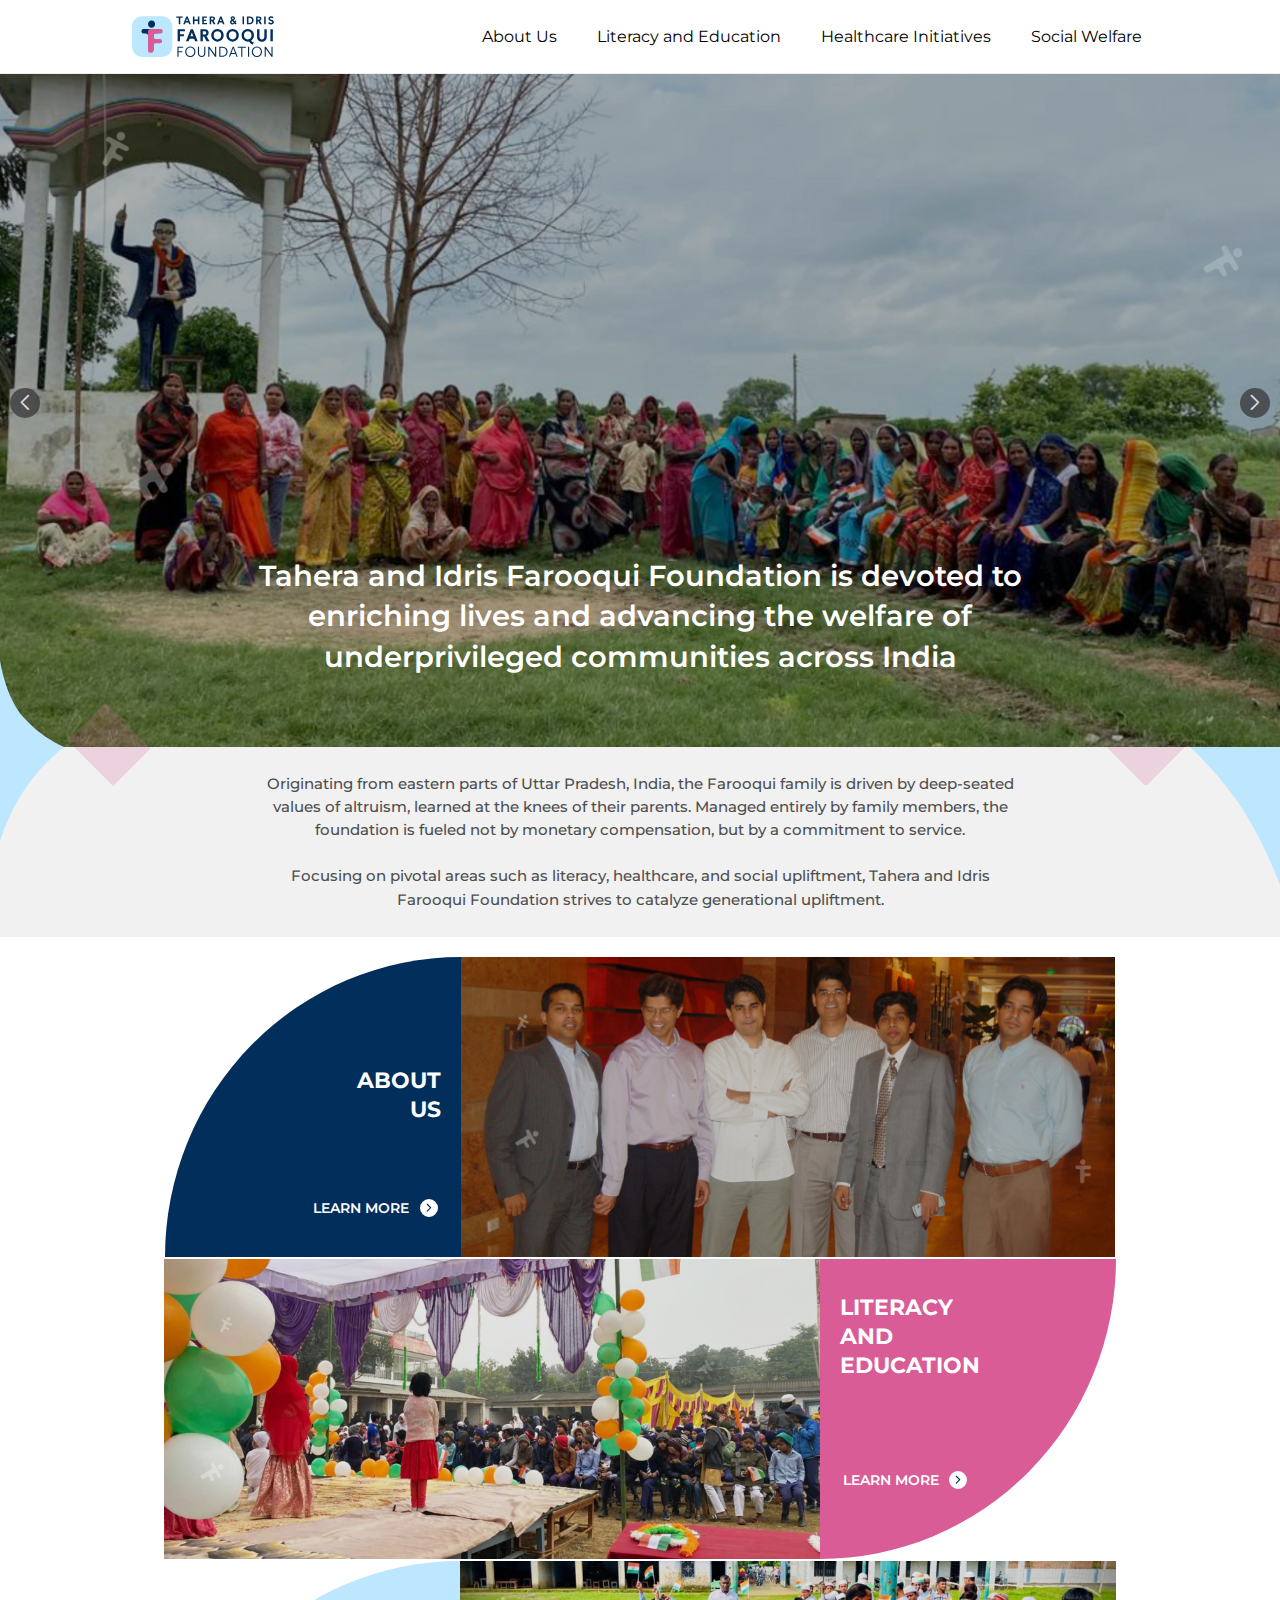
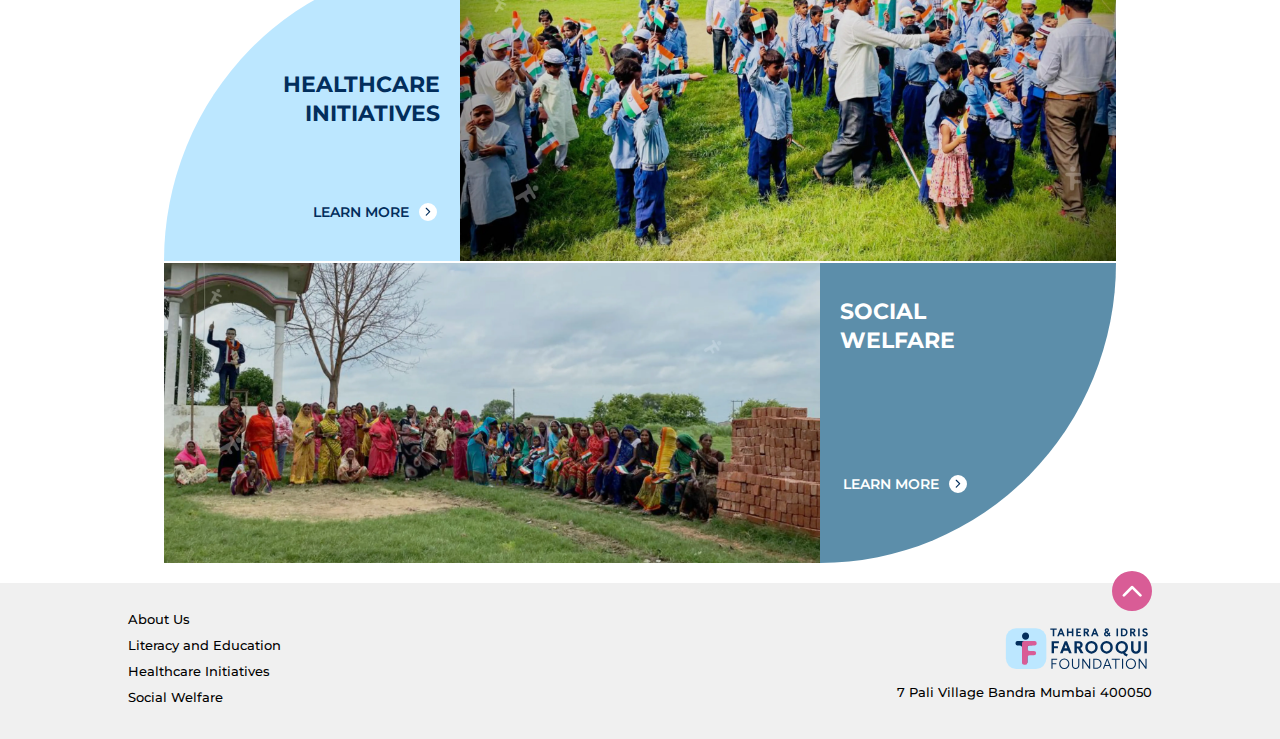
<file: index.html>
<!DOCTYPE html>
<html lang="en">

<head>
    <meta charset="UTF-8">
    <meta name="viewport" content="width=device-width, initial-scale=1.0">
    <meta name="description" content="Farooqui Foundation improves the lives of underprivileged communities by providing access to education, healthcare, and sustainable development programs.">
    <meta name="keywords" content="non-profit, education, healthcare, social welfare, community development, charity, sustainable development">
    <title>Tahera & Idris Farooqui Foundation</title>
    <!-- <script type="text/javascript">
        if(window.location.protocol!=="https:"){
        window.location.href = window.location.href.replace("http:","https:");
        }
        </script> -->
    <!-- Swiper JS CSS -->
    <link rel="stylesheet" href="https://unpkg.com/swiper/swiper-bundle.min.css" />
    <link rel="preconnect" href="https://fonts.googleapis.com">
    <link rel="preconnect" href="https://fonts.gstatic.com" crossorigin>
    <link href="https://fonts.googleapis.com/css2?family=Montserrat:ital,wght@0,100..900;1,100..900&display=swap"
        rel="stylesheet">
    <link rel="stylesheet" href="style.css">
    <link rel="shortcut icon" href="Images/Favicon.svg" type="image/x-icon">
</head>

<body>
    <!-- Navbar start -->
     <div class="nav-empty"></div>
    <nav class="nav-div">
        <nav class="navbar">
            <div class="navbar-container">
                <a href="index.html" class="logo"><img src="Images/TIFF-Logo.svg" alt="tiff"></a>
                <ul class="nav-links">
                    <li><a href="about.html">About Us</a></li>
                    <li><a href="literacy.html">Literacy and Education</a></li>
                    <li><a href="healthcare.html"> Healthcare Initiatives</a></li>
                    <li><a href="social.html">Social Welfare</a></li>
                </ul>
                <div class="hamburger" id="hamburger">
                    <img src="Images/menu.svg" alt="menu">
                </div>
            </div>
        </nav>
    </nav>

    <div class="sidebar" id="sidebar">
        <div class="sidebar-header">
            <img class="sidebar-logo" src="Images/Favicon.svg" alt="">
            <button class="close-btn" id="close-btn">&times;</button>
        </div>
        <ul class="sidebar-links">
            <li><a href="about.html">About Us</a></li>
            <li><a href="literacy.html">Literacy and Education</a></li>
            <li><a href="healthcare.html">Healthcare Initiatives</a></li>
            <li><a href="social.html">Social Welfare</a></li>
        </ul>
    </div>
    <!-- Navbar end -->
    <!-- main sec start -->
    <div class="main">
        <div class="swiper-container">
            <div class="swiper-wrapper">
                <!-- Slide 1 -->
                <div class="swiper-slide">
                    <div class="topsec sec2">
                        <div class="desc">
                            Tahera and Idris Farooqui Foundation is devoted to enriching lives and advancing the welfare
                            of underprivileged communities across India
                        </div>
                    </div>
                </div>
                <!-- Slide 2 -->
                <div class="swiper-slide">
                    <div class="topsec sec3">
                        <div class="desc">
                            Tahera and Idris Farooqui Foundation is devoted to enriching lives and advancing the welfare
                            of underprivileged communities across India
                        </div>
                    </div>
                </div>
                <!-- Slide 3 -->
                <div class="swiper-slide">
                    <div class="topsec sec4">
                        <div class="desc">
                            Tahera and Idris Farooqui Foundation is devoted to enriching lives and advancing the welfare
                            of underprivileged communities across India
                        </div>
                    </div>
                </div>
            </div>
            <div class="swiper-pagination"></div>
            <!-- If we need navigation buttons -->
            <div class="swiper-button-prev"></div>
            <div class="swiper-button-next"></div>
        </div>
        <div class="bottomsec">
            <div class="blue-shape">
                <img src="Images/Blue-BG.svg" alt=""  >
            </div>
            <div class="right-blue">
                <img src="Images/Right-Blue-BG.svg" alt=""  >
            </div>
            <div class="pink-right">
                <img src="Images/Dwon-Pink-BG.svg" alt=""  >
            </div>
            <div class="pinkdiv"></div>
            <p>Originating from eastern parts of Uttar Pradesh, India, the Farooqui family is driven by deep-seated
                values of altruism, learned at the knees of their parents. Managed entirely by family members, the
                foundation is fueled not by monetary compensation, but by a commitment to service.
                <br>
                <br>
                Focusing on pivotal areas such as literacy, healthcare, and social upliftment, Tahera and Idris Farooqui
                Foundation strives to catalyze generational upliftment.
            </p>
        </div>

    </div>
    <!-- main sec end -->
    <!-- Middle Section Starts  -->
    <div class="middle-sec">
        <a href="about.html" style="text-decoration: none;">
            <div class="info-tile">
                <div class="left-curve first-curve">
                    <div class="curve-title">
                        <h1>ABOUT</h1>
                        <h1>US</h1>
                    </div>

                    <button class="learn-more">LEARN MORE
                        <img src="Images/learn-more.svg" alt=""  >
                    </button>

                </div>
                <div class="content-sec">
                    <img id="aboutcaps" src="Images/About-Banner.webp" alt=""  >
                </div>
            </div>
        </a>
        <a href="literacy.html" style="text-decoration: none;">
            <div class="info-tile">
                <div class="content-sec">
                    <img src="Images/Capsule2.webp" alt=""  >
                </div>
                <div class="right-curve second-curve">
                    <div class="curve-title">
                        <h1>LITERACY</h1>
                        <h1>AND</h1>
                        <h1>EDUCATION</h1>
                    </div>
                    <button class="learn-more">LEARN MORE
                        <img src="Images/learn-more.svg" alt=""  >
                    </button>
                </div>
            </div>
        </a>
        <a href="healthcare.html" style="text-decoration: none;">
            <div class="info-tile">
                <div class="left-curve third-curve">
                    <div class="curve-title">
                        <h1>HEALTHCARE</h1>
                        <h1>INITIATIVES</h1>
                    </div>
                    <button class="learn-more">LEARN MORE
                        <img src="Images/learn-more.svg" alt=""  >
                    </button>
                </div>
                <div class="content-sec">
                    <img src="Images/Capsule3.webp" alt=""  >
                </div>
            </div>
        </a>
        <a href="social.html" style="text-decoration: none;">
            <div class="info-tile">
                <div class="content-sec">
                    <img src="Images/Capsule4.webp" alt=""  >
                </div>
                <div class="right-curve fourth-curve">
                    <div class="curve-title">
                        <h1>SOCIAL</h1>
                        <h1>WELFARE</h1>
                    </div>
                    <button class="learn-more">LEARN MORE
                        <img src="Images/learn-more.svg" alt=""  >
                    </button>
                </div>
            </div>
        </a>
    </div>
    <!-- Middle Section End  -->
    <!-- Footer start -->
    <footer>
        <div class="footer_container">
            <ul>
                <li><a href="about.html">About Us</a></li>
                <li><a href="literacy.html">Literacy and Education</a></li>
                <li><a href="healthcare.html">Healthcare Initiatives</a></li>
                <li><a href="social.html">Social Welfare</a></li>
            </ul>
            <div class="address">
                <div class="footerlogo">
                    <img src="Images/TIFF-Logo.svg" alt="logo"  >
                    <p style="margin-bottom:0px;">7 Pali Village Bandra Mumbai 400050</p>
                </div>
            </div>
            <button id="scrollToTop" class="scroll-button"><img src="Images/uparrow.svg" alt=""  ></button>
        </div>
    </footer>
    <!-- Footer end -->
    <!-- Swiper JS -->
    <script src="https://unpkg.com/swiper/swiper-bundle.min.js"></script>
    <script>
        var swiper = new Swiper('.swiper-container', {
            loop: true, // Enable loop mode
            // pagination: {
            //     el: '.swiper-pagination',
            //     clickable: true,
            // },
            // Navigation arrows
            navigation: {
                nextEl: '.swiper-button-next',
                prevEl: '.swiper-button-prev',
            },
            autoplay: {
                delay: 3000, // Auto-slide every 5 seconds
                disableOnInteraction: false,
            },
            allowTouchMove: false,
        });
    </script>
    <script src="app.js"></script>
</body>

</html>
</file>
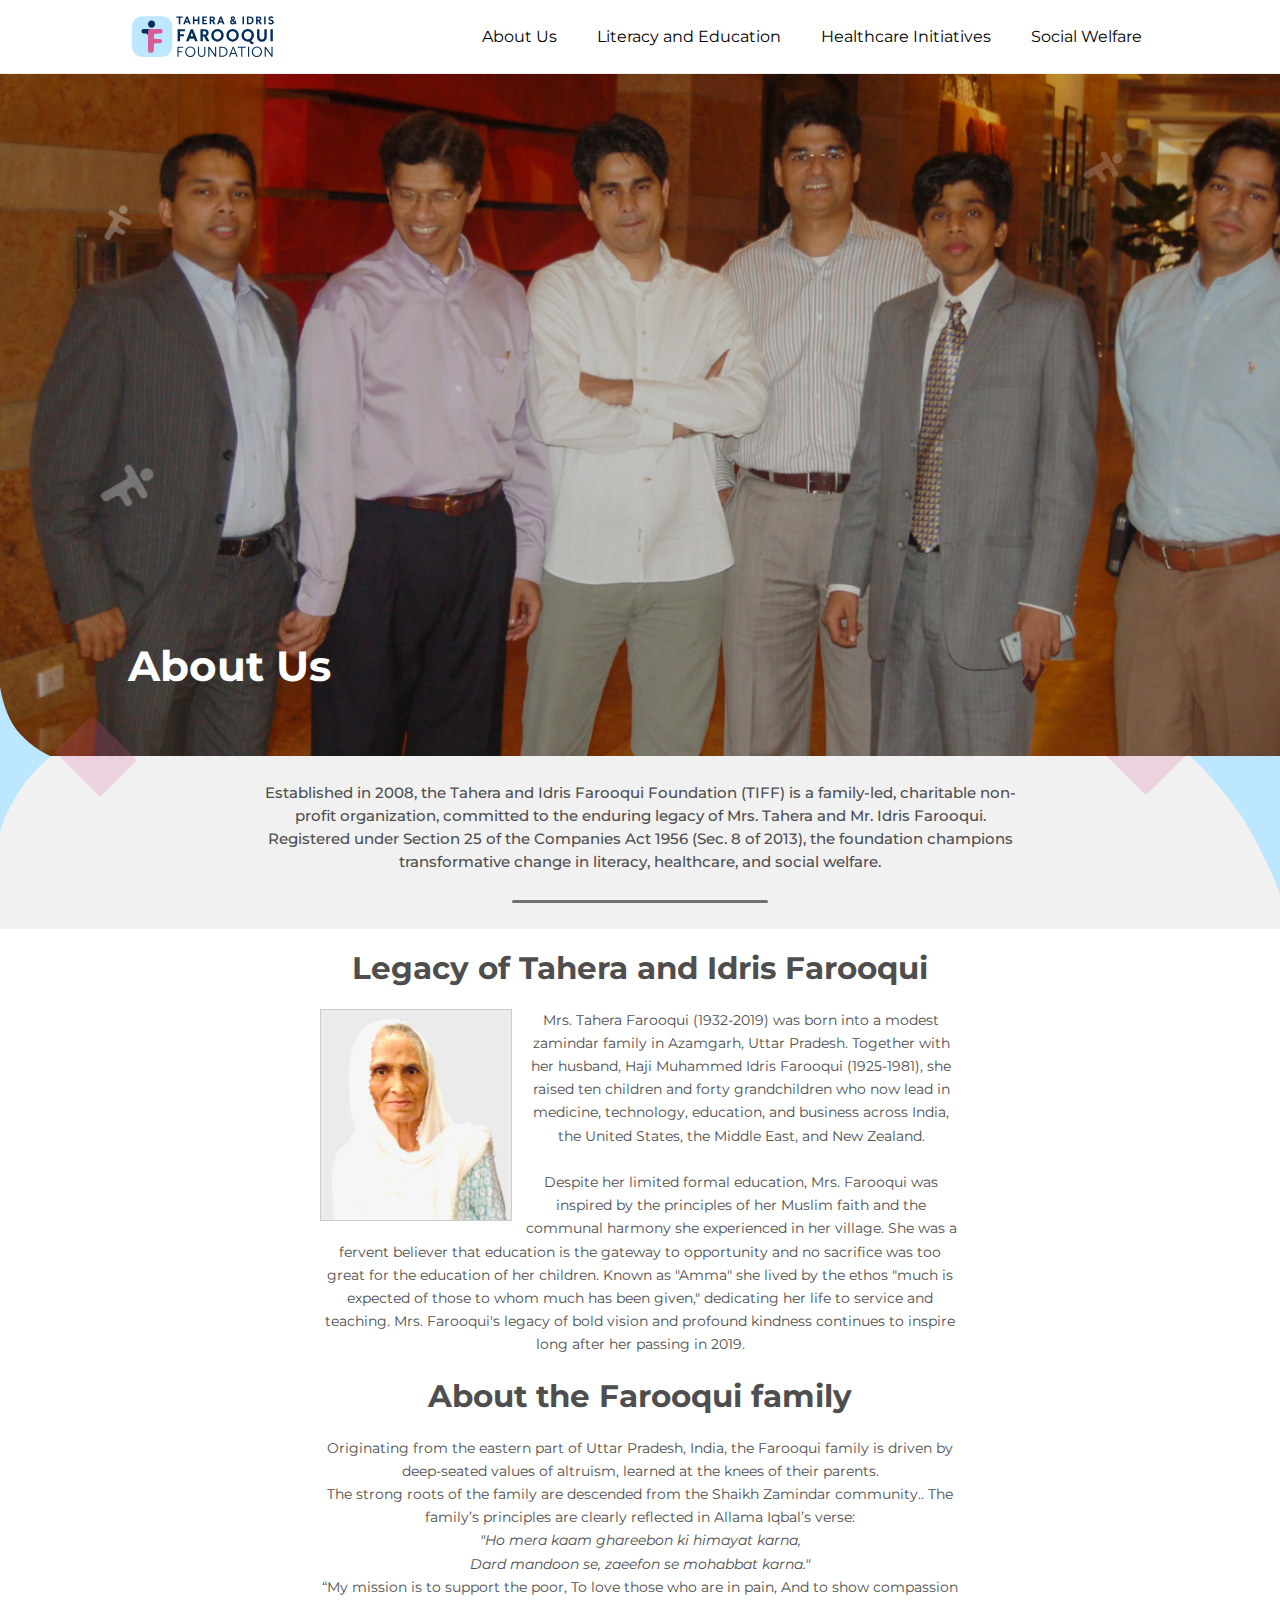
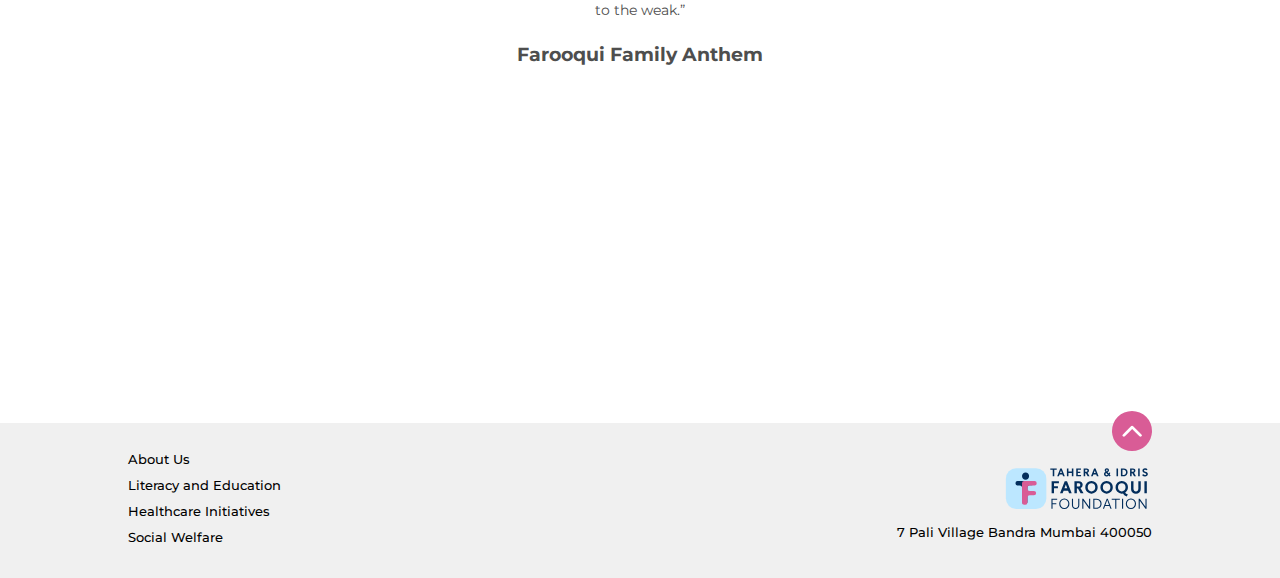
<file: about.html>
<!DOCTYPE html>
<html lang="en">

<head>
    <meta charset="UTF-8">
    <meta name="viewport" content="width=device-width, initial-scale=1.0">
    <meta name="description" content="Learn about the mission, vision, and values of Farooqui Foundation and our commitment to transforming lives through community service and empowerment.">
    <meta name="keywords" content="non-profit mission, social impact, community service, vision, values, empowerment">
    <title>TIFF-About</title>
    <link rel="preconnect" href="https://fonts.googleapis.com">
    <link rel="preconnect" href="https://fonts.gstatic.com" crossorigin>
    <link href="https://fonts.googleapis.com/css2?family=Montserrat:ital,wght@0,100..900;1,100..900&display=swap"
        rel="stylesheet">
    <link rel="stylesheet" href="style.css">
    <link rel="shortcut icon" href="Images/Favicon.svg" type="image/x-icon">
</head>

<body>
    <!-- Navbar start -->
    <div class="nav-empty"></div>
    <div class="nav-div">
        <nav class="navbar">
            <div class="navbar-container">
                <a href="index.html" class="logo"><img src="Images/TIFF-Logo.svg" alt="tiff"></a>
                <ul class="nav-links">
                    <li><a href="about.html">About Us</a></li>
                    <li><a href="literacy.html">Literacy and Education</a></li>
                    <li><a href="healthcare.html">Healthcare Initiatives</a></li>
                    <li><a href="social.html">Social Welfare</a></li>
                </ul>
                <div class="hamburger" id="hamburger">
                    <img src="Images/menu.svg" alt="menu">
                </div>
            </div>
        </nav>
    </div>

    <div class="sidebar" id="sidebar">
        <div class="sidebar-header">
            <img class="sidebar-logo" src="Images/Favicon.svg" alt="">
            <button class="close-btn" id="close-btn">&times;</button>
        </div>
        <ul class="sidebar-links">
            <li><a href="about.html">About Us</a></li>
            <li><a href="literacy.html">Literacy and Education</a></li>
            <li><a href="healthcare.html">Healthcare Initiatives</a></li>
            <li><a href="social.html">Social Welfare</a></li>
        </ul>
    </div>
    <!-- Navbar end -->
    <!-- main sec start -->
    <div class="main">
                    <div class="topsec banner1 int-banner">
                        <div class="desc internal">
                            About Us
                        </div>
        </div>
        <div class="bottomsec">

            <div class="blue-shape int">
                <img src="Images/Blue-BG.svg" alt="">
            </div>
            <div class="right-blue">
                <img src="Images/Right-Blue-BG.svg" alt="">
            </div>
            <div class="pink-right">
                <img src="Images/Dwon-Pink-BG.svg" alt="">
            </div>
            <div class="pinkdiv pint1"></div>
            <p>Established in 2008, the Tahera and Idris Farooqui Foundation (TIFF) is a family-led, charitable
                non-profit organization, committed to the enduring legacy of Mrs. Tahera and Mr. Idris Farooqui.
                Registered under Section 25 of the Companies Act 1956 (Sec. 8 of 2013), the foundation champions
                transformative change in literacy, healthcare, and social welfare.
            <div class="divider"></div>
            </p>
        </div>
    </div>
    <!-- main sec end -->
    <!-- Main Content 1 Starts -->
    <div class="main-content">
        <h2>Legacy of Tahera and Idris Farooqui</h2>
        <p><img src="Images/Amma_Photo.webp" alt="">Mrs. Tahera Farooqui
            (1932-2019) was born into a modest zamindar family in Azamgarh, Uttar Pradesh. Together with her husband,
            Haji Muhammed Idris Farooqui (1925-1981), she raised ten children and forty grandchildren who now lead in
            medicine, technology, education, and business across India, the United States, the Middle East, and New
            Zealand.
            <br>
            <br>Despite her limited formal education, Mrs. Farooqui was inspired by the principles of her Muslim faith and
            the communal harmony she experienced in her village. She was a fervent believer that education is the
            gateway to opportunity and no sacrifice was too great for the education of her children. Known as "Amma" she
            lived by the ethos "much is expected of those to whom much has been given," dedicating her life to service
            and teaching. Mrs. Farooqui's legacy of bold vision and profound kindness continues to inspire long after
            her passing in 2019.
        </p>
    </div>
    <!-- Main Content 1 Ends -->
    <!-- Main Content 2 Starts -->
    <div class="main-content">
        <h2>About the Farooqui family</h2>
        <p>Originating from the eastern part of Uttar Pradesh, India, the Farooqui family is driven by deep-seated values of altruism, learned at the knees of their parents.
            <br>
            The strong roots of the family are descended from the Shaikh Zamindar community.. The family’s principles are clearly reflected in Allama Iqbal’s verse:
            <br>
            <em>"Ho mera kaam ghareebon ki himayat karna,</em> 
            <br>
            <em>Dard mandoon se, zaeefon se mohabbat karna."</em> 
            <br>
            “My mission is to support the poor,
            To love those who are in pain,
            And to show compassion to the weak.”
        </p>
    </div>
    <!-- Main Content 2 Ends -->
         <!-- Main Content 3 Starts -->
    <div class="main-content video">
    <h2>Farooqui Family Anthem</h2>
    <iframe width="100%" height="315" src="https://www.youtube.com/embed/XtCUAETwEt8?si=kp3cIGjizxiOHkRb"
    title="Farooqui Family Anthem" frameborder="0"
    allow="accelerometer; autoplay; clipboard-write; encrypted-media; gyroscope; picture-in-picture; web-share"
    referrerpolicy="strict-origin-when-cross-origin" allowfullscreen></iframe>
</div>
         <!-- Main Content 3 Ends -->
    <!-- Footer start -->
    <footer>
        <div class="footer_container">
            <ul>
                <li><a href="about.html">About Us</a></li>
                <li><a href="literacy.html">Literacy and Education</a></li>
                <li><a href="healthcare.html">Healthcare Initiatives</a></li>
                <li><a href="social.html">Social Welfare</a></li>
            </ul>
            <div class="address">
                <div class="footerlogo">
                    <img src="Images/TIFF-Logo.svg" alt="logo">
                    <p style="margin-bottom:0px;">7 Pali Village Bandra Mumbai 400050</p>
                </div>
            </div>
            <button id="scrollToTop" class="scroll-button"><img src="Images/uparrow.svg" alt=""></button>
        </div>
    </footer>
    <!-- Footer end -->
    <script src="app.js"></script>
</body>

</html>
</file>
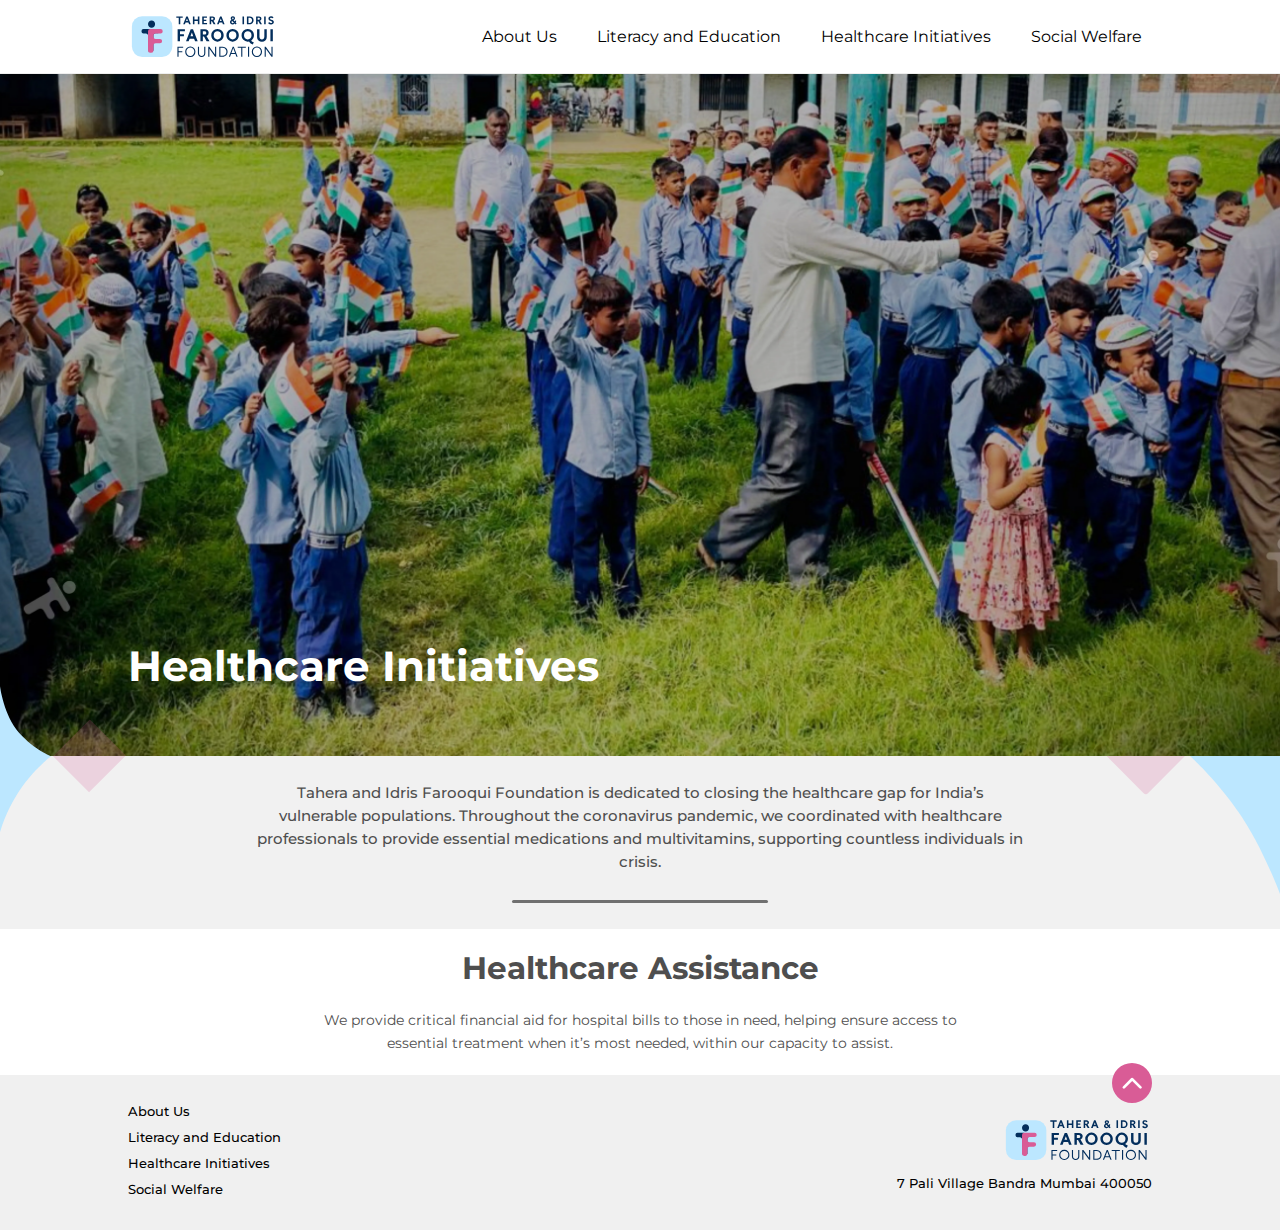
<file: healthcare.html>
<!DOCTYPE html>
<html lang="en">
<head>
    <meta charset="UTF-8">
    <meta name="viewport" content="width=device-width, initial-scale=1.0">
    <meta name="description" content="Farooqui Foundation provides critical healthcare services to communities with limited access to medical care">
    <meta name="keywords" content="healthcare, medical care, non-profit healthcare, community health services, healthcare access">
    <title>TIFF-Healthcare</title>
<link rel="preconnect" href="https://fonts.googleapis.com">
<link rel="preconnect" href="https://fonts.gstatic.com" crossorigin>
<link href="https://fonts.googleapis.com/css2?family=Montserrat:ital,wght@0,100..900;1,100..900&display=swap" rel="stylesheet">
<link rel="stylesheet" href="style.css">
<link rel="shortcut icon" href="Images/Favicon.svg" type="image/x-icon">
</head>
<body>
    <!-- Navbar start -->
    <div class="nav-empty"></div>
    <div class="nav-div">
        <nav class="navbar">
            <div class="navbar-container">
                <a href="index.html" class="logo"><img src="Images/TIFF-Logo.svg" alt="tiff"></a>
                <ul class="nav-links">
                    <li><a href="about.html">About Us</a></li>
            <li><a href="literacy.html">Literacy and Education</a></li>
            <li><a href="healthcare.html">Healthcare Initiatives</a></li>
            <li><a href="social.html">Social Welfare</a></li>
                </ul>
                <div class="hamburger" id="hamburger">
                    <img src="Images/menu.svg" alt="menu">
                </div>
            </div>
        </nav>
    </div>

    <div class="sidebar" id="sidebar">
        <div class="sidebar-header">
            <img class="sidebar-logo" src="Images/Favicon.svg" alt="">
            <button class="close-btn" id="close-btn">&times;</button>
        </div>
        <ul class="sidebar-links">
            <li><a href="about.html">About Us</a></li>
            <li><a href="literacy.html">Literacy and Education</a></li>
            <li><a href="healthcare.html">Healthcare Initiatives</a></li>
            <li><a href="social.html">Social Welfare</a></li>
        </ul>
    </div>
    <!-- Navbar end -->
     <!-- main sec start -->
    <div class="main">
                    <div class="topsec banner3 int-banner">
                        <div class="desc internal">
                            Healthcare Initiatives
                        </div>
        </div>
        <div class="bottomsec">
            <div class="blue-shape int">
                <img src="Images/Blue-BG.svg" alt="">
            </div>
            <div class="right-blue">
                <img src="Images/Right-Blue-BG.svg" alt="">
            </div>
            <div class="pink-right">
                <img src="Images/Dwon-Pink-BG.svg" alt="">
            </div>
            <div class="pinkdiv pint"></div>
            <p>Tahera and Idris Farooqui Foundation is dedicated to closing the healthcare gap for India’s vulnerable populations. Throughout the coronavirus pandemic, we coordinated with healthcare professionals to provide essential medications and multivitamins, supporting countless individuals in crisis.
                <div class="divider"></div> 
            </p>
        </div>
    </div>
    <!-- main sec end -->
     <!-- Main Content Starts -->
    <div class="main-content">
        <h2>Healthcare Assistance</h2>
        <p>We provide critical financial aid for hospital bills to those in need, helping ensure access to essential treatment when it’s most needed, within our capacity to assist.
        </p>
    </div>
        <!-- Main Content Ends -->
         <!-- Footer start -->
     <footer>
        <div class="footer_container">
            <ul>
                <li><a href="about.html">About Us</a></li>
                <li><a href="literacy.html">Literacy and Education</a></li>
                <li><a href="healthcare.html">Healthcare Initiatives</a></li>
                <li><a href="social.html">Social Welfare</a></li>
            </ul>
            <div class="address">
                <div class="footerlogo">
                    <img src="Images/TIFF-Logo.svg" alt="logo">
                    <p style="margin-bottom:0px;">7 Pali Village Bandra Mumbai 400050</p>
                </div>
            </div>
            <button id="scrollToTop" class="scroll-button"><img src="Images/uparrow.svg" alt=""></button>
        </div>
    </footer>
     <!-- Footer end -->
<script src="app.js"></script>
</body>
</html>
</file>
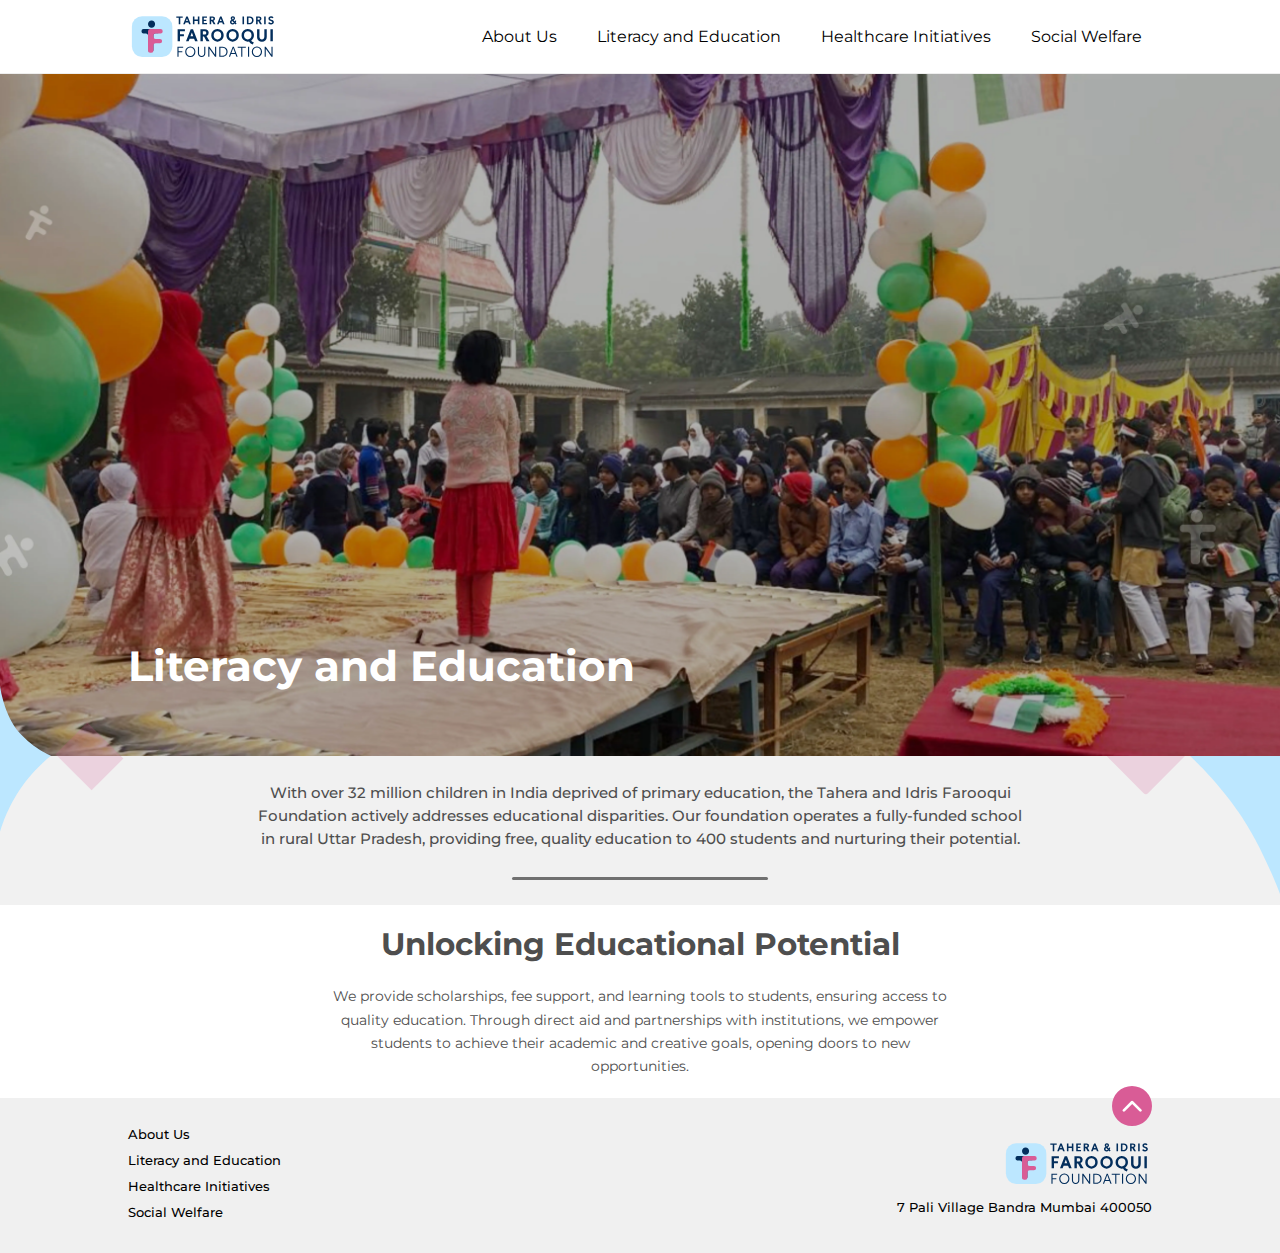
<file: literacy.html>
<!DOCTYPE html>
<html lang="en">
<head>
    <meta charset="UTF-8">
    <meta name="viewport" content="width=device-width, initial-scale=1.0">
    <meta name="description" content="Discover how Farooqui Foundation's literacy programs aim to improve education for underprivileged children and adults.">
    <meta name="keywords" content="literacy programs, education, education initiatives, child education, adult education, non-profit education">
    <title>TIFF-Literacy</title>
<link rel="preconnect" href="https://fonts.googleapis.com">
<link rel="preconnect" href="https://fonts.gstatic.com" crossorigin>
<link href="https://fonts.googleapis.com/css2?family=Montserrat:ital,wght@0,100..900;1,100..900&display=swap" rel="stylesheet">
<link rel="stylesheet" href="style.css">
<link rel="shortcut icon" href="Images/Favicon.svg" type="image/x-icon">
</head>
<body>
    <!-- Navbar start -->
    <div class="nav-empty"></div>
    <div class="nav-div">
        <nav class="navbar">
            <div class="navbar-container">
                <a href="index.html" class="logo"><img src="Images/TIFF-Logo.svg" alt="tiff"></a>
                <ul class="nav-links">
                    <li><a href="about.html">About Us</a></li>
            <li><a href="literacy.html">Literacy and Education</a></li>
            <li><a href="healthcare.html">Healthcare Initiatives</a></li>
            <li><a href="social.html">Social Welfare</a></li>
                </ul>
                <div class="hamburger" id="hamburger">
                    <img src="Images/menu.svg" alt="menu">
                </div>
            </div>
        </nav>
    </div>

    <div class="sidebar" id="sidebar">
        <div class="sidebar-header">
            <img class="sidebar-logo" src="Images/Favicon.svg" alt="">
            <button class="close-btn" id="close-btn">&times;</button>
        </div>
        <ul class="sidebar-links">
            <li><a href="about.html">About Us</a></li>
            <li><a href="literacy.html">Literacy and Education</a></li>
            <li><a href="healthcare.html">Healthcare Initiatives</a></li>
            <li><a href="social.html">Social Welfare</a></li>
        </ul>
    </div>
    <!-- Navbar end -->
     <!-- main sec start -->
    <div class="main">
                    <div class="topsec banner2 int-banner">
                        <div class="desc internal">
                            Literacy and Education
                        </div>
        </div>
        <div class="bottomsec">
            <div class="blue-shape int">
                <img src="Images/Blue-BG.svg" alt="">
            </div>
            <div class="right-blue">
                <img src="Images/Right-Blue-BG.svg" alt="">
            </div>
            <div class="pink-right">
                <img src="Images/Dwon-Pink-BG.svg" alt="">
            </div>
            <div class="pinkdiv pint"></div>
            <p>With over 32 million children in India deprived of primary education, the Tahera and Idris Farooqui Foundation actively addresses educational disparities. Our foundation operates a fully-funded school in rural Uttar Pradesh, providing free, quality education to 400 students and nurturing their potential.
                <div class="divider"></div> 
            </p>
        </div>
    </div>
    <!-- main sec end -->
     <!-- Main Content Starts -->
    <div class="main-content">
        <h2>Unlocking Educational Potential</h2>
        <p>We provide scholarships, fee support, and learning tools to students, ensuring access to quality education. Through direct aid and partnerships with institutions, we empower students to achieve their academic and creative goals, opening doors to new opportunities.
        </p>
    </div>
        <!-- Main Content Ends -->
         <!-- Footer start -->
     <footer>
        <div class="footer_container">
            <ul>
                <li><a href="about.html">About Us</a></li>
                <li><a href="literacy.html">Literacy and Education</a></li>
                <li><a href="healthcare.html">Healthcare Initiatives</a></li>
                <li><a href="social.html">Social Welfare</a></li>
            </ul>
            <div class="address">
                <div class="footerlogo">
                    <img src="Images/TIFF-Logo.svg" alt="logo">
                    <p style="margin-bottom:0px;">7 Pali Village Bandra Mumbai 400050</p>
                </div>
            </div>
            <button id="scrollToTop" class="scroll-button"><img src="Images/uparrow.svg" alt=""></button>
        </div>
    </footer>
     <!-- Footer end -->
<script src="app.js"></script>
</body>
</html>
</file>
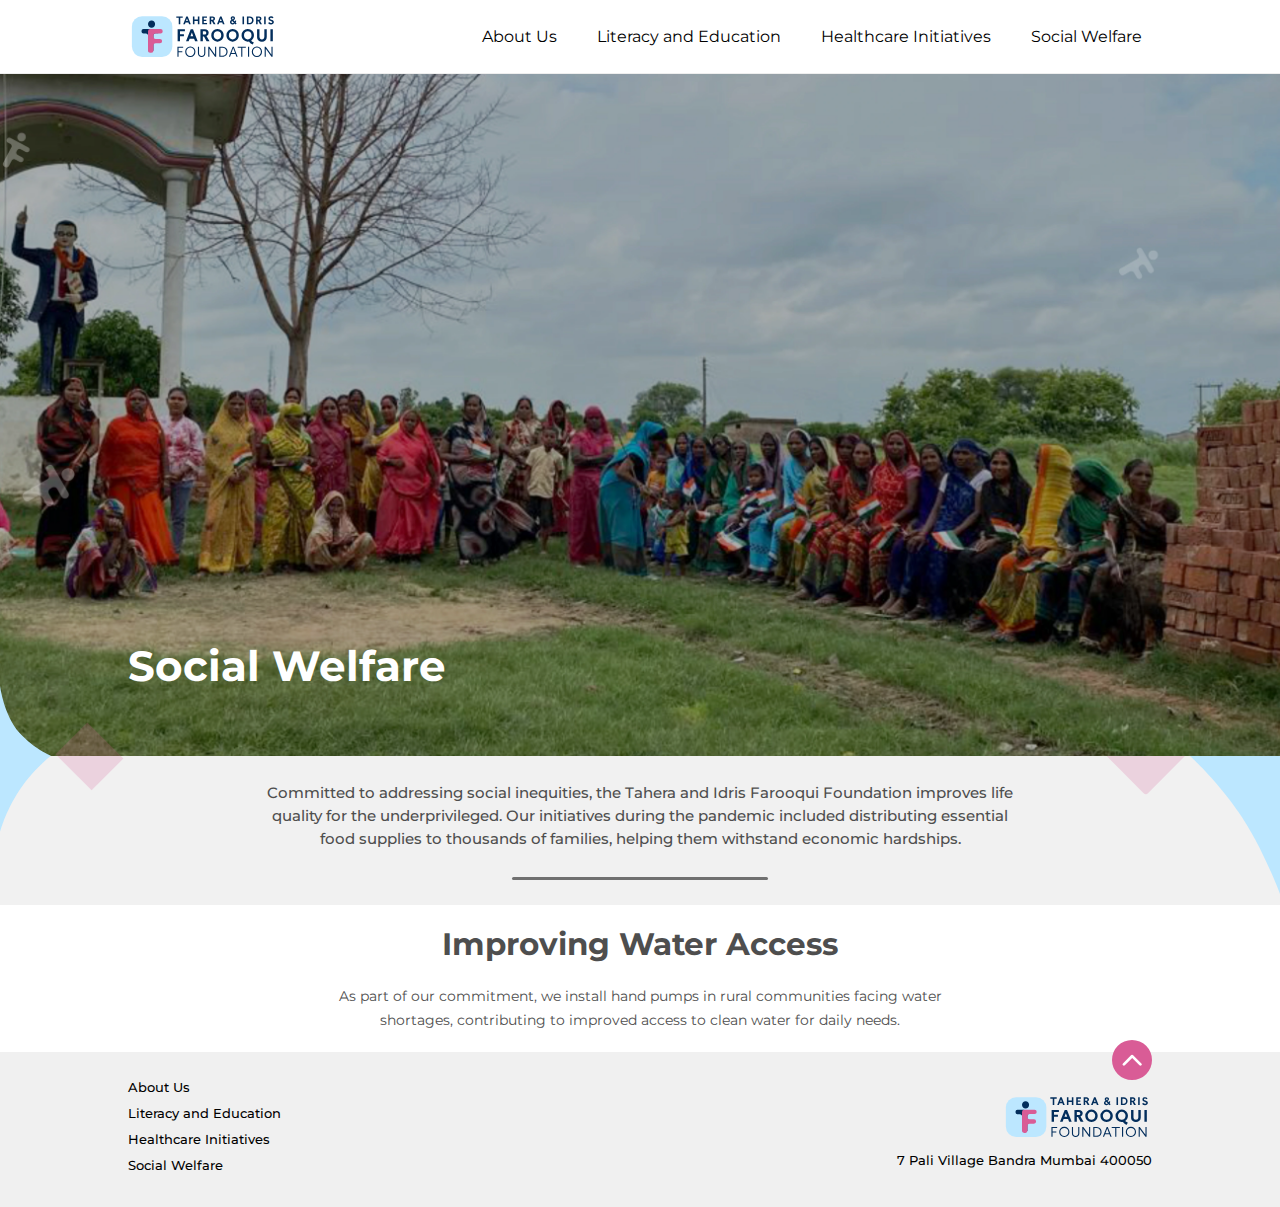
<file: social.html>
<!DOCTYPE html>
<html lang="en">
<head>
    <meta charset="UTF-8">
    <meta name="viewport" content="width=device-width, initial-scale=1.0">
    <meta name="description" content="Our social welfare programs aim to provide long-term support for families and communities through sustainable development initiatives.">
    <meta name="keywords" content="social welfare, community development, poverty alleviation, family support, community resilience">
    <title>TIFF-Social</title>
<link rel="preconnect" href="https://fonts.googleapis.com">
<link rel="preconnect" href="https://fonts.gstatic.com" crossorigin>
<link href="https://fonts.googleapis.com/css2?family=Montserrat:ital,wght@0,100..900;1,100..900&display=swap" rel="stylesheet">
<link rel="stylesheet" href="style.css">
<link rel="shortcut icon" href="Images/Favicon.svg" type="image/x-icon">
</head>
<body>
    <!-- Navbar start -->
    <div class="nav-empty"></div>
    <div class="nav-div">
        <nav class="navbar">
            <div class="navbar-container">
                <a href="index.html" class="logo"><img src="Images/TIFF-Logo.svg" alt="tiff"></a>
                <ul class="nav-links">
                    <li><a href="about.html">About Us</a></li>
            <li><a href="literacy.html">Literacy and Education</a></li>
            <li><a href="healthcare.html">Healthcare Initiatives</a></li>
            <li><a href="social.html">Social Welfare</a></li>
                </ul>
                <div class="hamburger" id="hamburger">
                    <img src="Images/menu.svg" alt="menu">
                </div>
            </div>
        </nav>
    </div>

    <div class="sidebar" id="sidebar">
        <div class="sidebar-header">
            <img class="sidebar-logo" src="Images/Favicon.svg" alt="">
            <button class="close-btn" id="close-btn">&times;</button>
        </div>
        <ul class="sidebar-links">
            <li><a href="about.html">About Us</a></li>
            <li><a href="literacy.html">Literacy and Education</a></li>
            <li><a href="healthcare.html">Healthcare Initiatives</a></li>
            <li><a href="social.html">Social Welfare</a></li>
        </ul>
    </div>
    <!-- Navbar end -->
     <!-- main sec start -->
    <div class="main">
                    <div class="topsec banner4 int-banner">
                        <div class="desc internal">
                            Social Welfare
                        </div>
        </div>
        <div class="bottomsec">
            <div class="blue-shape int">
                <img src="Images/Blue-BG.svg" alt="">
            </div>
            <div class="right-blue">
                <img src="Images/Right-Blue-BG.svg" alt="">
            </div>
            <div class="pink-right">
                <img src="Images/Dwon-Pink-BG.svg" alt="">
            </div>
            <div class="pinkdiv pint"></div>
            <p>Committed to addressing social inequities, the Tahera and Idris Farooqui Foundation improves life quality for the underprivileged. Our initiatives during the pandemic included distributing essential food supplies to thousands of families, helping them withstand economic hardships.
                <div class="divider"></div> 
            </p>
        </div>
    </div>
    <!-- main sec end -->
     <!-- Main Content Starts -->
    <div class="main-content">
        <h2>Improving Water Access</h2>
        <p>As part of our commitment, we install hand pumps in rural communities facing water shortages, contributing to improved access to clean water for daily needs.
        </p>
    </div>
        <!-- Main Content Ends -->
         <!-- Footer start -->
     <footer>
        <div class="footer_container">
            <ul>
                <li><a href="about.html">About Us</a></li>
                <li><a href="literacy.html">Literacy and Education</a></li>
                <li><a href="healthcare.html">Healthcare Initiatives</a></li>
                <li><a href="social.html">Social Welfare</a></li>
            </ul>
            <div class="address">
                <div class="footerlogo">
                    <img src="Images/TIFF-Logo.svg" alt="logo">
                    <p style="margin-bottom:0px;">7 Pali Village Bandra Mumbai 400050</p>
                </div>
            </div>
            <button id="scrollToTop" class="scroll-button"><img src="Images/uparrow.svg" alt=""></button>
        </div>
    </footer>
     <!-- Footer end -->
<script src="app.js"></script>
</body>
</html>
</file>
<file: style.css>
* {
    margin: 0px;
    padding: 0px;
    box-sizing: border-box;
    font-family: "Montserrat", sans-serif;
    font-optical-sizing: auto;
    font-style: normal;
    scroll-behavior: smooth;
}
body{
    height: 100vh;
    width: 100%;
}
em{
    font-style: italic;
}
/*  Navbar Starts  */
.nav-empty{
    width: 100%;
    height: 72px;
    background-color: #fff;
}
.nav-div {
    width: 100%;
    background:#fff;
    padding: 0 10%;
    position: fixed;
    z-index: 100;
    top: 0;
    border-bottom: 0.5px solid #eee;
}

.navbar {
    padding: 10px 0px;
}

.navbar .navbar-container {
    display: flex;
    align-items: center;
    justify-content: space-between;
    width: 100%;
}

.navbar .logo img {
    width: 150px;
    vertical-align: middle;
}

.navbar .nav-links {
    list-style: none;
    display: flex;
    gap: 20px;
    margin: 0;
    padding: 0;
}

.navbar .nav-links li {
    display: inline;
}

.navbar .nav-links a {
    text-decoration: none;
    color: #000;
    border-bottom: 4px solid transparent;
    padding: 10px;
    border-radius: 5px;
    transition: all 0.5s ease;
}

.navbar .nav-links a:hover {
    background-color: #bce7ff;
    border-bottom: 4px solid #d95c96;
}

.hamburger {
    display: none;
    cursor: pointer;
    flex-direction: column;
    gap: 5px;
}

.hamburger img {
    width: 45px;
}
.sidebar {
    position: fixed;
    top: 0;
    left: 0;
    width: 100vw;
    height: 100%;
    background-color: #000;
    color: #fff;
    transform: translateX(100%);
    opacity: 0;
    transition: transform 0.5s ease, opacity 0.5s ease;
    padding: 20px;
    z-index: 1000;
    display: none; 
}
.sidebar-logo{
    width: 30px;
}
.sidebar.open {
    transform: translateX(0);
    opacity: 0.9;
    display: block; 
}

.sidebar .sidebar-header {
    display: flex;
    justify-content: space-between;
    align-items: center;
}

.sidebar .close-btn {
    background: none;
    border: none;
    color: #fff;
    font-size: 45px;
    cursor: pointer;
}

.sidebar .logo {
    font-size: 24px;
    text-decoration: none;
    color: #fff;
}

.sidebar .sidebar-links {
    list-style: none;
    margin: 35px 0 0;
    padding: 0;
}

.sidebar .sidebar-links li {
    margin: 15px 0;
}

.sidebar .sidebar-links a {
    text-decoration: none;
    color: #fff;
    font-size: 22px;
}

.sidebar .sidebar-links a:hover {
    color: #d95c96;
}
@media (max-width: 1050px) {
    .navbar .nav-links {
        gap: 10px;
    }
}
@media (max-width: 960px) {
    .nav-empty{
        height: 65px;
    }
    .navbar .nav-links {
        display: none;
    }

    .hamburger {
        display: flex;
    }
    .nav-div{
        width: 100%;
        margin: 0 auto;
    }
    .sidebar .sidebar-links a {

        font-size: 22px;
        line-height: 1.5;
    }
    .sidebar .sidebar-links li {
        margin: 20px 0;
    }
    .sidebar .close-btn {
        background: none;
        border: none;
        color: #fff;
        font-size: 50px;
        cursor: pointer;
        line-height: 45%;
    }
    .navbar .logo img {
        width: 130px;
    }
    .hamburger img {
        width: 40px;
    }
    
}
@media (max-width:460px){
    .nav-div{
        padding: 0 5%;
    }
}
/*  Navbar Ends  */

/* main start */

.main{
    width: 100%;
    height: auto;
    overflow-x: hidden;
}
.topsec{
    width: 100%;
    height:100%;
    background-size: cover;
    background-position: center;
    display: flex;
    align-items: end;
}
.swiper-container{
    width: 100%;
    height: 75vh;
}
.swiper-wrapper{
    width: 100%;
    height: 100%;
}
.swiper-slide{
    width: 100%;
    height: 100%;
}
.desc{
    width: 100%;
    font-size: 2.25vmax;
    font-weight: 600;
    text-align: center;
    color: #fff;
    padding: 0 15% 70px;
    line-height: 3.15vmax;
}
.int-banner{
    height:76vh;
}
.internal{
    margin: unset;
    width: 100%;
    font-size: 3.25vmax;
    text-align: unset;
    padding: 0 10% 70px;
    font-weight: 700;
}
.bottomsec{
    width: 100%;
    height: auto;
    background: #f1f1f1;
    text-align: center;
    padding:2% 0;
    position: relative;
}
.bottomsec p {
    width: 100%;
    text-align: center;
    font-size: 1.133vmax;
    font-weight: 500;
    line-height: 1.813vmax;
    padding: 0 20%;
    color: #4e4e4e;
}
.divider{
    width: 20%;
    height: 3px;
    border-radius:5px ;
    background-color: #707070;
    margin: 2% auto 0%;
}
.blue-shape{
    /* background: url(Images/Blue-BG.svg); */
    position: absolute;
    z-index: 22;
    width: 5%;
    height: 100%;
    background-size: cover;
    background-position: center;
    top: -48%;
}
.blue-shape > img{
    width: 100%;
    height: 100%;
}
.right-blue{
    /* background: url(Images/Right-Blue-BG.svg); */
    position: absolute;
    z-index: 22;
    width: 7%;
    height: auto;
    background-size: cover;
    background-position: center;
    top: 0;
    right: 0;
}
.right-blue > img{
    width: 100%;
    height: 100%;
}
.pink-right{
    /* background: url(Images/Dwon-Pink-BG.svg); */
        position: absolute;
        z-index: 22;
        width: 7%;
        height: auto;
        background-size: cover;
        background-position: center;
        top: 0;
        right: 7%;  
}
.pink-right > img{
    width: 100%;
    height: 100%;
}
.pinkdiv {
    width: 5%;
    height: 28%;
    background-color: #d95c96;
    opacity: 0.2;
    position: absolute;
    z-index: 10;
    transform: rotate(45deg);
    top: -15%;
    left: 6%;
}
.pint{
    width: 4%;
    height: 30%;
    left: 5%;
}
.pint1{
    width: 5%;
    height: 30%;
    left: 5%;
}
.int{
    width: 4%;
}

.banner1{
    background: url(Images/About-Banner.webp);
    background-size: cover;
    background-position: 11% 0%;
}
.banner2{
    background: url(Images/Literacy-Banner.webp);
    background-size: cover;
    background-position: center;
}
.banner3{
    background: url(Images/Healthcare-Banner.webp);
    background-size: cover;
    background-position: center;
}
.banner4{
    background: url(Images/Social-Banner.webp);
    background-size: cover;
    background-position: center;
}
.sec2 {
    background: url(Images/Social-Banner.webp);
    background-size: cover;
}

.sec3 {
    background: url(Images/banner4.webp);
    background-size: cover;
}

.sec4 {
    background: url(Images/banner5.webp);
    background-size: cover;
}
@media (max-width:1260px){
    .int-banner{
        height: 32vh;
    }
}
@media (max-width:960px){
    .int-banner{
        height: 36vh;
    }
}
@media (max-width:460px) {
    .int-banner{
        height: 25vh;
    }
    .banner1 {
            background: url(Images/MDot-Banner1.webp);
            background-size: cover;
        }
    .desc{
        width: 100%;
        font-size: 2.79vmax;
    }
    .blue-shape{
        top:-49%;
    }
    .bottomsec p{
        font-size: 2vmax;
        width: 100%;
        line-height: 1.32;
        font-weight: 400;
        padding: 0 14%;
    }
    .internal {
        margin: unset;
        width: 100%;
        font-size: 4vmax;
        font-weight: 600;
        padding: 0 10% 25px;
    }
    .pink-right{
       width: 10%;
    }
    .pinkdiv{
        width: 9%;
        height: 8%;
        top: -4%;
        left: 7%;

    }
    .int{
        width: 10%;
    }
    .capsule1{
        background-position: 24%;
    }
    .capsule2{
        background-position: 24%;
    }
    .capsule3{
        background-position: 24%;
    }
    .capsule4{
        background-position: 24%;
    }
    .divider{
        width: 40%;
    }
    .sec1,.sec2,.sec3,.sec4 {
        background-position: center;
    }
}
@media (max-width:400px) {
    .blue-shape{
        top: -49%;
    }
    .pinkdiv{
        width: 8%;
        height: 10%;
    }
}
/* Slider Start */
.swiper-horizontal>.swiper-pagination-bullets, .swiper-pagination-bullets.swiper-pagination-horizontal, .swiper-pagination-custom, .swiper-pagination-fraction{
    bottom: 35px;
}
.swiper-container{
    position: relative;
}
.swiper-pagination-bullet {
    background: #fff;
    height: 10px;
    width: 20px;
    border-radius: 5px;
    opacity: 1;
}

.swiper-pagination-bullet-active {
    background: #d95c96;
    height: 10px;
    width: 40px;
    border-radius: 5px;
}
/* Style navigation buttons */
.swiper-button-next,
.swiper-button-prev {
    width: 30px;
    height: 30px;
    background-color: #333; /* Background color of the button */
    border-radius: 50%; /* Make the button circular */
    color: #fff; /* Color of the arrow */
    display: flex;
    align-items: center;
    justify-content: center;
    font-size: 15px; /* Adjust as needed */
    top: 50%;
    opacity: 0.7;
}

.swiper-button-next::after,
.swiper-button-prev::after {
    font-size: 15px; /* Adjust as needed */
    font-weight: 700;
}

/* Position navigation buttons */
.swiper-button-next {
    right: 10px;
}

.swiper-button-prev {
    left: 10px;
}

@media (max-width:930px) {
    .swiper-pagination-bullet {
        background: #fff;
        height: 5px;
        width: 10px;
        border-radius: 5px;
        opacity: 1;
    }

    .swiper-pagination-bullet-active {
        background: #d95c96;
        height: 5px;
        width: 20px;
        border-radius: 5px;
    }
}

/* Slider Ends */

/*  Middle Section Starts */

.middle-sec {
    display: flex;
    flex-direction: column;
    gap: 2px;
    align-items: center;
    padding: 0 10%;
    margin: 20px 0;
}
.middle-sec > a{ 
    text-decoration: none;
    /* width: 100%; */
}

.info-tile {
    display: flex;
    width: 100%;
    justify-content: center;
    cursor: pointer;
}

.left-curve {
    width: 20px;
}

.curve-title {
    margin: 0%;
}

.left-curve {
    width: 300px;
    height: 300px;
    border-radius: 100% 0% 100% 0% / 100% 100% 0% 0%;
    overflow: hidden;
    text-align: right;
    display: flex;
    flex-direction: column;
    justify-content: space-between;
    padding: 110px 20px 40px;
    align-items: end;
}

.curve-title>h1 {
    color: #fff;
    font-size: 22px;
    font-weight: 700;
    margin-bottom: 2px;
}

.right-curve {
    width: 300px;
    height: 300px;
    border-radius: 0% 100% 100% 0% / 100% 0% 100% 0%;
    text-align: left;
    display: flex;
    flex-direction: column;
    justify-content: space-between;
    padding: 35px 20px 70px;
}

.first-curve {
    background-color: #022e5c;
}

.second-curve {
    background-color: #d95c96;
}

.third-curve {
    background-color: #bce7ff;
}

.third-curve>div>h1 {
    color: #022e5c;
}

.fourth-curve {
    background-color: #5c8eaa;
}

.content-sec {
    width: 70%;
    height: 300px;
    /* background-color: rgb(158, 255, 250); */
}

.content-sec>img {
    width: 100%;
    height: 100%;
    object-fit: cover;
}

.left-curve>.learn-more {
    color: #fff;
    font-size: 14px;
    font-weight: 600;
    width: 130px;
}

.third-curve>.learn-more {
    color: #022e5c;
}

.right-curve>.learn-more {
    color: #fff;
    font-size: 14px;
    font-weight: 600;
    width: 130px;
}

.learn-more {
    border: none;
    outline: none;
    background-color: transparent;
    color: #fff;
    font-size: 14px;
    font-weight: 500;
    display: flex;
    justify-content: space-around;
}

.learn-more>img {
    height: 18px;
    margin-left: 5px;
}
.third-curve>a>.learn-more {
    color: #022e5c;
    font-size: 14px;
    font-weight: 500;
}


@media (max-width: 1450px) {

}

@media (max-width: 1000px) {

    .info-tile {
        flex-direction: column;
        align-items: center;
    }

    .right-curve {
        border-radius: 0% 100% 46% 54% / 100% 0% 100% 0%;
        width: 100%;
        justify-content: space-between;
        padding: 30px 20px;
    }

    .left-curve {
        border-radius: 54% 46% 0% 100% / 100% 0% 100% 0%;
        width: 100%;
        justify-content: space-between;
        padding: 40px 30px 20px;
    }

    .content-sec {
        width: 100%;
    }

    .right-curve>.learn-more {
        margin-top: unset;
        margin-left: unset;
        margin-bottom: unset;
        font-size: 18px;
        width: 170px;
    }

    .learn-more>img {
        height: 20px;
    }

    .left-curve>.learn-more {
        margin-top: unset;
        margin-left: unset;
        margin-bottom: unset;
        font-size: 18px;
        width: 170px;
    }

    .curve-title {
        margin: unset;
    }

    .curve-title>h1 {
        font-size: 40px;
    }
}

@media (max-width: 450px) {
    .left-curve {
        height: 225px;
    }

    .right-curve {
        height: 225px;
    }

    .curve-title>h1 {
        font-size: 25px;
    }

    .right-curve>.learn-more {
        margin-top: unset;
        margin-left: unset;
        margin-bottom: unset;
        font-size: 15px;
        width: 130px;
    }

    .learn-more>img {
        height: 15px;
    }

    .left-curve>.learn-more {
        margin-top: unset;
        margin-left: unset;
        margin-bottom: unset;
        font-size: 15px;
        width: 130px;
    }
    .middle-sec{
        padding: 0 5%;
    }

    .content-sec>img{
    object-position: 90%;
}
}

/*  Middle Section Ends */

 
/* Main Content Starts */
.main-content {
    text-align: center;
    height:auto;
    width: 100%; 
    margin: 0 auto;
    display: flex;
    flex-direction: column;
    align-items: center;
    margin: 20px 0;
    padding: 0 25%;
}

.main-content  h2{
    font-size: 2.438vmax;
    margin-bottom: 22px;
    font-weight: 700;
    width: 100%;
    color: #4e4e4e;
}
.video h2{
    font-size: 1.5vmax;
    margin-bottom: 22px;
    font-weight: 700;
    width: 100%;
    color: #4e4e4e;
}
.main-content p {
    font-size: 1.063vmax;
    line-height: 1.813vmax;
    width: 100%;
    font-weight: 400;

    color: #4e4e4e;
}
.main-content img{
    float: left;
    width: 30%;
    height: 100%;
    margin-right: 10px;
    border: 0.1px solid #ccc;
}
@media (max-width:460px){
    .main-content{
        padding: 0 18%;
    }
    .main-content p {
        font-size: 2vmax;
        line-height: 1.32;
    }
    .main-content h2 {
        font-size: 3vmax;
        margin-bottom: 15px;
        font-weight: 600;
        width: 100%;
        line-height: 4vmax;
    }
    .video h2{
        font-size: 2vmax; 
    }
    .main-content img{
        float: left;
        width: 47%;
        height: 100%;
    }
}
/* Main content end */

/* Footer start */
footer {
    background: #f0f0f0;
    padding: 30px 0px 0px;
    padding: 2% 10%;
    width: 100%;
    position: relative;
  
}

footer .footer_container {
    display: flex;
    justify-content: space-between;
    align-items: center;
}

footer ul {
    margin-bottom: 0px;
}

footer ul li {
    list-style: none;
    padding-bottom: 7px;
}

footer ul li a {
    text-decoration: none;
    color: black;
    font-size: 1vmax;
    font-weight: 500;

}

footer ul li a:hover {
    color: #d95c96;

}

.footerlogo {
    display: flex;
    flex-direction: column;
    align-items: flex-end;
    gap: 10px;
}
.footerlogo p{
    font-size: 1vmax;
    font-weight: 500;
}

.footerlogo img {
    width: 150px;
}

@media (min-width:2000px){
    footer ul li a{
        font-size: 25px;
    }
    .footerlogo p{
        font-size: 25px;
    }
    .footerlogo img {
        width: 200px;
    }
}

@media (max-width:1000px) {
    footer {
        padding: 4% 9% 0;
    }

    footer .footer_container {
        flex-direction: column;
        align-items: flex-start;
    }

    .footerlogo {
        align-items: flex-start;
        gap: 10px;
        margin-top: 10px;
    }
}

@media (max-width:450px) {
    footer ul li a {
        font-size: 14px;
    }

    .footerlogo p {
        font-size: 14px;
        padding-bottom: 20px;
    }

    footer ul li {
        padding-bottom: 5px;
    }
    footer ul li a{
        font-size: 1.8vmax;
        font-weight: 500;
    }
}


/* Footer end */
/* Style for the button */
.scroll-button {
    position: absolute;
    top: -11%;
    right: 10%;
    width: 40px;
    height: 50px;
    cursor: pointer;
    justify-content: center;
    align-items: center;
    text-align: center;
    transition: background-color 0.3s ease;
    display: flex;
    /* Always visible */
    border: none;
    background: none;
}
.scroll-button img{
    width: 100%;
    height: 100%;
}

@media(max-width:1000px) {
    .scroll-button {
        position: absolute;
        top: -14%;
        right: 6%;
        width: 50px;
        height: 50px;
        cursor: pointer;
        justify-content: center;
        align-items: center;
        text-align: center;
        transition: background-color 0.3s ease;
        display: flex;
        /* Always visible */
        border: none;
        background: none;
    }

    .scroll-button img {
        width: 100%;
        height: 100%;
    }
}

@media (max-width: 450px) {
    .scroll-button {

        top: -7%;
        right: 6%;
        width: 30px;
        height: 30px;
    }
}
</file>
